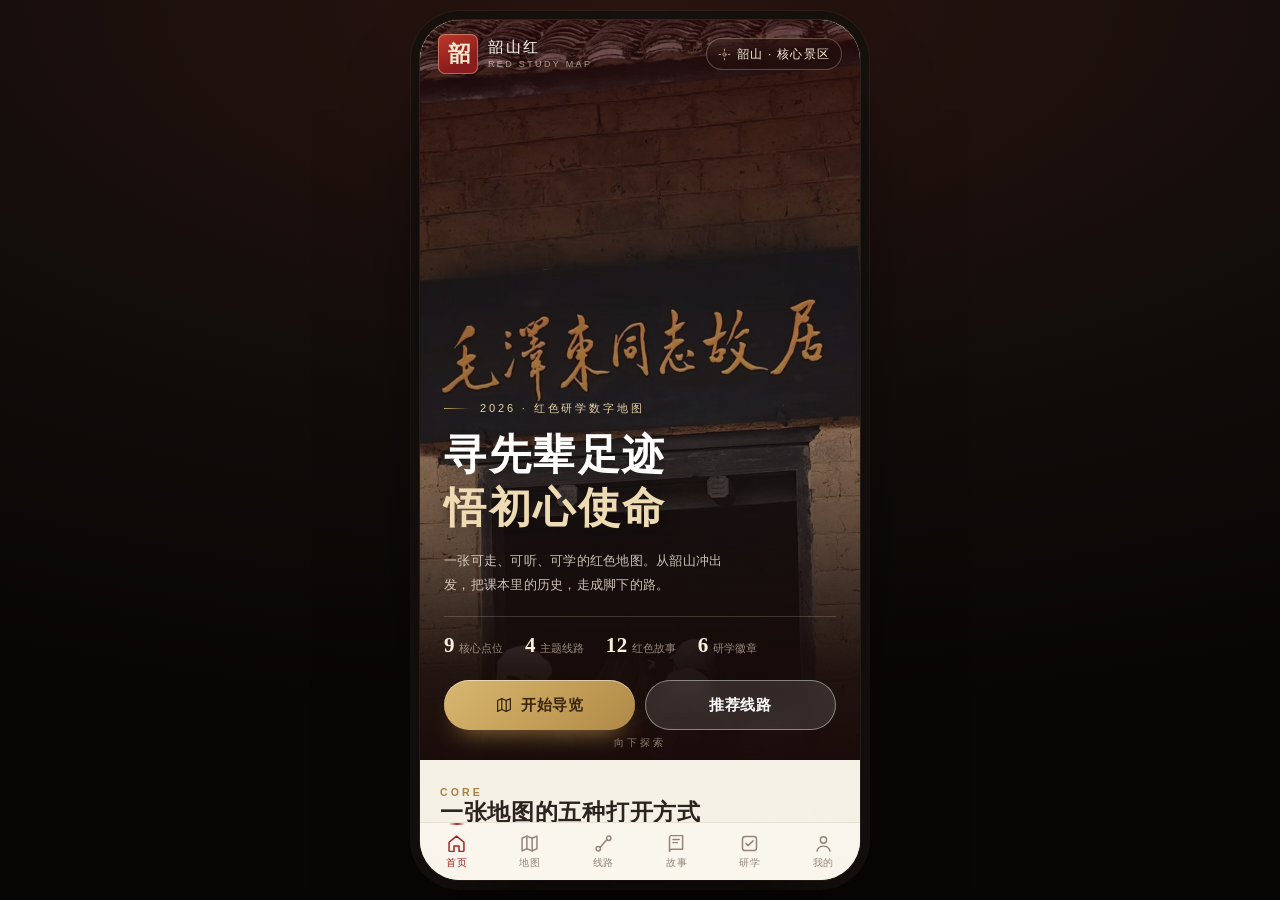
<file: index.html>
<!DOCTYPE html>
<html lang="zh-CN">
<head>
<meta charset="utf-8">
<meta name="viewport" content="width=device-width, initial-scale=1, maximum-scale=1, user-scalable=no, viewport-fit=cover">
<meta name="theme-color" content="#7A1F1F">
<meta name="format-detection" content="telephone=no">
<meta name="apple-mobile-web-app-capable" content="yes">
<meta name="apple-mobile-web-app-status-bar-style" content="black-translucent">
<title>韶山红 · 红色研学数字地图</title>
<meta name="description" content="韶山红色研学数字地图：9 个核心点位、4 条主题线路、12 篇史料故事、打卡问答与研学证书，机构可定制线路与工具包。">
<link rel="stylesheet" href="assets/css/app.css">
</head>
<body>

<div class="device">
  <div class="screen">
    <div class="grain"></div>
    <main class="page" id="page"></main>
    <nav class="tabbar" id="tabbar" aria-label="主导航"></nav>
    <div class="layer" id="layer"></div>
  </div>
</div>

<noscript><p style="color:#fff;text-align:center;padding:40px">需要启用 JavaScript 才能查看这张地图。</p></noscript>

<script src="assets/js/data.js"></script>
<script src="assets/js/core.js"></script>
<script src="assets/js/views-common.js"></script>
<script src="assets/js/views-home.js"></script>
<script src="assets/js/views-map.js"></script>
<script src="assets/js/views-poi.js"></script>
<script src="assets/js/views-route.js"></script>
<script src="assets/js/views-story.js"></script>
<script src="assets/js/views-task.js"></script>
<script src="assets/js/views-me.js"></script>
<script src="assets/js/views-b2b.js"></script>
<script src="assets/js/app.js"></script>
</body>
</html>
</file>
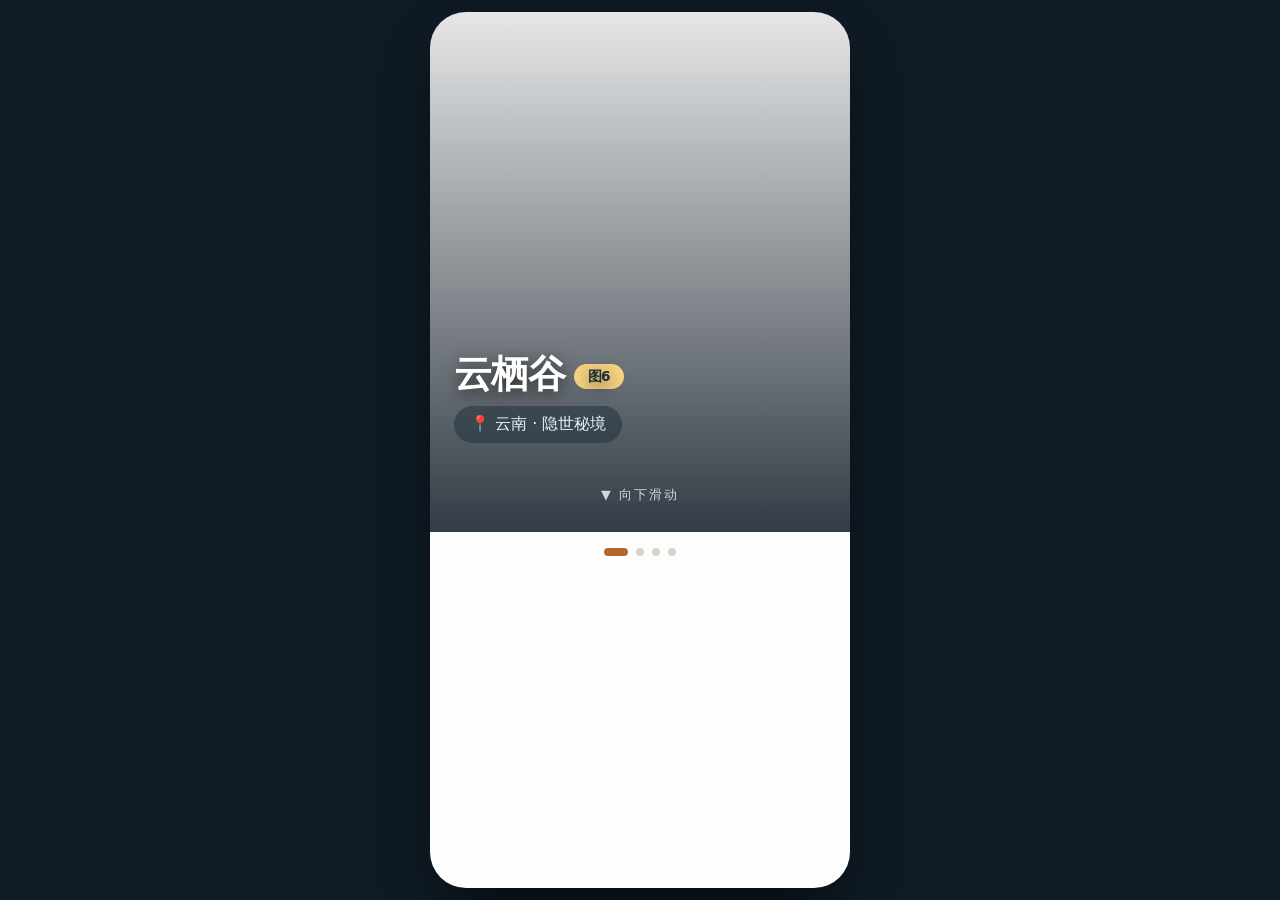
<file: 素材/H5广告/index.html>
<!DOCTYPE html>
<html lang="zh-CN">
<head>
<meta charset="UTF-8">
<meta name="viewport" content="width=device-width, initial-scale=1.0, maximum-scale=1.0, user-scalable=no">
<title>云栖谷 · 旅游H5广告</title>
<style>
* { margin:0; padding:0; box-sizing:border-box; font-family: system-ui,-apple-system,'PingFang SC','Microsoft YaHei',sans-serif; }
body { background:#0f1a24; min-height:100vh; display:flex; justify-content:center; padding:12px; }

/* ===== 主容器 ===== */
.h5-wrap {
  max-width:420px; width:100%;
  background:#fefefe;
  border-radius:36px;
  overflow:hidden;
  box-shadow:0 30px 60px -20px rgba(0,0,0,.7);
  position:relative;
}

/* ===== 每一屏（页面） ===== */
.screen {
  display:none;
  animation: fadeIn .5s ease;
}
.screen.active { display:block; }
@keyframes fadeIn { from{opacity:0; transform:translateY(10px);} to{opacity:1; transform:translateY(0);} }

/* ===== 屏幕1：封面 ===== */
.hero {
  position:relative;
  height:520px;
  background-size:cover;
  background-position:center;
  display:flex;
  flex-direction:column;
  justify-content:flex-end;
  padding:28px 24px;
}
/* 封面图片在这里替换：把 url 换成你的图片链接 */
.hero {
  background-image: linear-gradient(180deg, rgba(15,26,36,0.1) 0%, rgba(15,26,36,0.85) 100%),
                    url('https://images.unsplash.com/photo-1506905925346-21bda4d32df4?w=800');
}

.hero h1 {
  color:#fff; font-size:2.4rem; font-weight:800;
  letter-spacing:-.02em; line-height:1.15;
  text-shadow:0 4px 16px rgba(0,0,0,.6);
  margin-bottom:10px;
}
.hero h1 span {
  display:inline-block;
  background:rgba(255,215,130,.95);
  color:#1e2e3a; font-size:.85rem;
  padding:5px 14px; border-radius:40px;
  vertical-align:middle; margin-left:8px;
  font-weight:700;
}
.hero .sub {
  color:#e9f2f9; font-size:1rem;
  background:rgba(20,40,55,.45);
  backdrop-filter:blur(8px);
  padding:8px 16px; border-radius:40px;
  width:fit-content;
  display:flex; align-items:center; gap:8px;
  margin-bottom:24px;
}
.hero .scroll-hint {
  color:#c9d8e2; font-size:.8rem;
  text-align:center; letter-spacing:2px;
  animation: bounce 1.8s infinite;
  margin-top:20px;
}
@keyframes bounce {
  0%,100%{ transform:translateY(0); opacity:.7; }
  50%{ transform:translateY(6px); opacity:1; }
}

/* ===== 屏幕2：简介 ===== */
.section { padding:32px 24px; }
.badge {
  display:inline-block; background:#fbefd2; color:#6b4e2e;
  font-size:.72rem; font-weight:700; letter-spacing:.5px;
  padding:5px 14px; border-radius:20px; margin-bottom:14px;
  border:1px solid #f0dfbe;
}
.section h2 {
  font-size:1.6rem; font-weight:800; color:#1a2e3b;
  margin-bottom:14px; line-height:1.25;
}
.section p {
  font-size:.95rem; line-height:1.75; color:#3a4a55;
  margin-bottom:18px;
}
.section p strong { color:#b5652c; }

/* 故事卡片 */
.legend-card {
  background:#f4f0e8; border-radius:18px;
  padding:18px; margin-top:18px;
  border-left:4px solid #d9a55b;
  display:flex; gap:14px;
}
.legend-icon { font-size:2rem; line-height:1; }
.legend-text { font-size:.88rem; line-height:1.65; color:#3c2f22; font-style:italic; }
.legend-text em { font-style:normal; font-weight:700; color:#a35620; }

/* ===== 屏幕3：图6画廊（放你的图片的地方） ===== */
.gallery { padding:28px 20px; }
.gallery-title {
  font-size:1.4rem; font-weight:800; color:#1a2e3b;
  text-align:center; margin-bottom:6px;
}
.gallery-sub {
  text-align:center; font-size:.82rem; color:#8a949c;
  margin-bottom:22px; letter-spacing:.5px;
}
/* 图片容器 —— 每个 .photo-box 就是一张图 */
.photo-box {
  width:100%; height:200px;
  border-radius:20px;
  margin-bottom:16px;
  background-size:cover;
  background-position:center;
  position:relative;
  overflow:hidden;
  box-shadow:0 10px 24px -8px rgba(0,0,0,.25);
}
.photo-box .caption {
  position:absolute; left:0; right:0; bottom:0;
  background:linear-gradient(0deg, rgba(0,0,0,.75) 0%, transparent 100%);
  color:#fff; font-size:.85rem; font-weight:600;
  padding:16px 18px 12px;
  letter-spacing:.3px;
}
/* 三张图分别替换背景图 */
.photo-1 { background-image:url('https://images.unsplash.com/photo-1464822759023-fed622ff2c3b?w=800'); }
.photo-2 { background-image:url('https://images.unsplash.com/photo-1501785888041-af3ef285b470?w=800'); }
.photo-3 { background-image:url('https://images.unsplash.com/photo-1470071459604-3b5ec3a7fe05?w=800'); }

/* ===== 屏幕4：结束页 ===== */
.ending {
  height:520px;
  background:linear-gradient(160deg,#1e3a4d 0%,#0f1a24 100%);
  color:#fff; padding:48px 28px;
  display:flex; flex-direction:column;
  justify-content:center; align-items:center;
  text-align:center;
}
.ending .icon { font-size:3.2rem; margin-bottom:20px; }
.ending h2 { font-size:1.9rem; font-weight:800; line-height:1.3; margin-bottom:14px; }
.ending p { font-size:.95rem; color:#c9d8e2; line-height:1.7; margin-bottom:36px; }

/* ===== 按钮 ===== */
.btn {
  display:flex; align-items:center; justify-content:center; gap:10px;
  width:100%; padding:18px 24px;
  background:linear-gradient(135deg,#d68b3c,#b5652c);
  color:#fff; font-size:1.05rem; font-weight:700;
  border:none; border-radius:60px; cursor:pointer;
  box-shadow:0 14px 24px -8px rgba(181,101,44,.6);
  letter-spacing:.5px;
  transition:transform .12s ease;
}
.btn:active { transform:scale(.97); }
.btn-light {
  background:linear-gradient(135deg,#f0d9b5,#d9a55b);
  color:#3c2f22;
  box-shadow:0 14px 24px -8px rgba(217,165,91,.5);
}

/* ===== 底部导航点 ===== */
.dots {
  display:flex; justify-content:center; gap:8px;
  padding:16px 0 22px;
  background:#fefefe;
}
.dots span {
  width:8px; height:8px; border-radius:50%;
  background:#d8d2c8; transition:all .3s;
}
.dots span.active { background:#b5652c; width:24px; border-radius:8px; }
</style>
</head>
<body>
<div class="h5-wrap">

  <!-- ========== 屏幕1 · 封面 ========== -->
  <div class="screen active" id="screen1">
    <div class="hero">
      <h1>云栖谷<span>图6</span></h1>
      <div class="sub">📍 云南 · 隐世秘境</div>
      <div class="scroll-hint">▼ 向下滑动</div>
    </div>
    <div class="dots">
      <span class="active"></span><span></span><span></span><span></span>
    </div>
  </div>

  <!-- ========== 屏幕2 · 简介与故事 ========== -->
  <div class="screen" id="screen2">
    <div class="section">
      <div class="badge">✨ 景点简介 · 传说</div>
      <h2>云栖谷 · 仙人弈棋</h2>
      <p>
        云栖谷藏于苍山背后，常年云雾缭绕。
        <strong>传说古时有樵夫入山，见两位老者于石台对弈</strong>，
        局罢，老者赠其一枚山果。樵夫归家，方知已过三秋，
        而谷中仅一日。自此“云栖一盘棋，人间几度秋”便流传开来。
      </p>

      <div class="legend-card">
        <div class="legend-icon">♟️</div>
        <div class="legend-text">
          <em>「烂柯传说 · 云栖版」</em> —— 谷中有一块“棋盘石”，
          纹理如棋路，雨后石面会浮现淡淡荧光。
          当地人说，那是仙人对弈时留下的灵气。
        </div>
      </div>
    </div>
    <div style="padding:0 24px 28px;">
      <button class="btn" onclick="goTo(3)">下一站 · 图6实景 →</button>
    </div>
    <div class="dots">
      <span></span><span class="active"></span><span></span><span></span>
    </div>
  </div>

  <!-- ========== 屏幕3 · 图6画廊（放你的图片） ========== -->
  <div class="screen" id="screen3">
    <div class="gallery">
      <div class="gallery-title">图6 · 实景故事</div>
      <div class="gallery-sub">每一帧都是传说</div>

      <!-- 图片1 -->
      <div class="photo-box photo-1">
        <div class="caption">🌄 云海日出 · 破晓之光</div>
      </div>
      <!-- 图片2 -->
      <div class="photo-box photo-2">
        <div class="caption">🪨 棋盘仙石 · 雨后荧光</div>
      </div>
      <!-- 图片3 -->
      <div class="photo-box photo-3">
        <div class="caption">🍃 千年古藤 · 秘境寻踪</div>
      </div>

      <button class="btn" onclick="goTo(4)">开启我的云栖之旅 ✨</button>
    </div>
    <div class="dots">
      <span></span><span></span><span class="active"></span><span></span>
    </div>
  </div>

  <!-- ========== 屏幕4 · 结束页 ========== -->
  <div class="screen" id="screen4">
    <div class="ending">
      <div class="icon">🏔️</div>
      <h2>云栖一盘棋<br>人间几度秋</h2>
      <p>传说等你来续写<br>云栖谷 · 静候你的到来</p>
      <button class="btn btn-light" onclick="goTo(1)">↻ 重新观看</button>
    </div>
    <div class="dots">
      <span></span><span></span><span></span><span class="active"></span>
    </div>
  </div>

</div>

<script>
// 页面切换逻辑
function goTo(n) {
  document.querySelectorAll('.screen').forEach(s => s.classList.remove('active'));
  document.getElementById('screen' + n).classList.add('active');
  window.scrollTo({ top:0, behavior:'smooth' });
}

// 下滑翻页手势（移动端）
let startY = 0;
document.addEventListener('touchstart', e => { startY = e.touches[0].clientY; });
document.addEventListener('touchend', e => {
  const endY = e.changedTouches[0].clientY;
  const diff = startY - endY;
  if (Math.abs(diff) < 60) return;
  const current = [...document.querySelectorAll('.screen')].findIndex(s => s.classList.contains('active')) + 1;
  if (diff > 0 && current < 4) goTo(current + 1);
  if (diff < 0 && current > 1) goTo(current - 1);
});
</script>
</body>
</html>
</file>
<file: assets/css/app.css>
/* ============================================================
 * 韶山红 · 红色研学数字地图  —  样式表
 * 设计：宣纸米白 + 朱砂红 + 鎏金；宋体标题、无衬线正文
 * ============================================================ */

:root {
  --red: #A32222;
  --red-deep: #7A1F1F;
  --red-dark: #4E1212;
  --gold: #C9A45C;
  --gold-deep: #A8823C;
  --gold-soft: #E8D3A8;
  --paper: #F6F1E6;
  --paper-2: #FBF7EE;
  --paper-3: #EDE3D1;
  --ink: #2B2320;
  --ink-2: #5B4F45;
  --ink-3: #8C7E6E;
  --line: rgba(120, 90, 60, .16);
  --green: #3E5D4B;
  --serif: "Songti SC", "STSong", "Noto Serif SC", "Source Han Serif SC", "SimSun", "Times New Roman", serif;
  --sans: -apple-system, BlinkMacSystemFont, "PingFang SC", "Hiragino Sans GB", "Microsoft YaHei", "Helvetica Neue", Arial, sans-serif;
  --grain: url("data:image/svg+xml;utf8,<svg xmlns='http://www.w3.org/2000/svg' width='140' height='140'><filter id='n'><feTurbulence type='fractalNoise' baseFrequency='.85' numOctaves='3' stitchTiles='stitch'/></filter><rect width='140' height='140' filter='url(%23n)' opacity='.55'/></svg>");
}

* { margin: 0; padding: 0; box-sizing: border-box; -webkit-tap-highlight-color: transparent; }
html, body { height: 100%; }
body {
  background: #100c0a;
  background-image: radial-gradient(120% 80% at 50% 0%, #2a1410 0%, #100c0a 60%, #080605 100%);
  color: var(--ink);
  font-family: var(--sans);
  -webkit-font-smoothing: antialiased;
  overflow: hidden;
}
button, input, textarea, select { font: inherit; color: inherit; }
button { background: none; border: 0; cursor: pointer; }
img { display: block; max-width: 100%; }
a { color: inherit; text-decoration: none; }
::selection { background: rgba(201, 164, 92, .35); }

/* ---------------- 设备外框 ---------------- */
.device {
  position: relative;
  width: 100%;
  max-width: 440px;
  height: 100dvh;
  margin: 0 auto;
  background: var(--paper);
  overflow: hidden;
  isolation: isolate;
}
@media (min-width: 560px) {
  body { display: flex; align-items: center; justify-content: center; padding: 20px; }
  .device {
    height: min(920px, calc(100dvh - 40px));
    border-radius: 40px;
    box-shadow: 0 50px 100px -40px rgba(0, 0, 0, .9), 0 0 0 1px rgba(255, 255, 255, .09), 0 0 0 9px #17110e, 0 0 0 10px rgba(255, 255, 255, .05);
  }
}
.screen {
  position: relative;
  display: flex;
  flex-direction: column;
  height: 100%;
  min-height: 0;
  background: var(--paper);
}
.grain {
  position: absolute;
  inset: 0;
  z-index: 40;
  pointer-events: none;
  opacity: .055;
  mix-blend-mode: multiply;
  background-image: var(--grain);
  background-size: 140px 140px;
}

/* ---------------- 页面容器 ---------------- */
.page {
  position: relative;
  flex: 1;
  min-height: 0;
  overflow-y: auto;
  overflow-x: hidden;
  -webkit-overflow-scrolling: touch;
  opacity: 0;
  transition: opacity .2s ease;
  scrollbar-width: none;
  background: var(--paper);
}
.page::-webkit-scrollbar { width: 0; height: 0; }
.page--map { overflow: hidden; background: #EFE5D2; }

/* ---------------- 通用排版 ---------------- */
.serif { font-family: var(--serif); }
.kicker {
  font-size: 10.5px;
  letter-spacing: .3em;
  text-transform: uppercase;
  color: var(--gold-deep);
  font-weight: 600;
}
.sec { padding: 26px 20px; }
.sec--tight { padding: 16px 20px; }
.sec__head {
  display: flex;
  align-items: flex-end;
  justify-content: space-between;
  gap: 12px;
  margin-bottom: 16px;
}
.sec__title {
  font-family: var(--serif);
  font-size: 23px;
  font-weight: 700;
  letter-spacing: .03em;
  line-height: 1.3;
  color: var(--ink);
}
.sec__sub { font-size: 12.5px; color: var(--ink-3); margin-top: 4px; letter-spacing: .02em; }
.sec__more {
  display: inline-flex; align-items: center; gap: 2px;
  font-size: 12px; color: var(--ink-3); white-space: nowrap; padding: 6px 0 4px;
}
.rule { height: 1px; background: var(--line); }
.rule--gold { height: 1px; background: linear-gradient(90deg, var(--gold), transparent); }
.hair { height: 1px; background: var(--line); margin: 0 20px; }

/* ---------------- 按钮 ---------------- */
.btn {
  display: inline-flex;
  align-items: center;
  justify-content: center;
  gap: 8px;
  height: 48px;
  padding: 0 22px;
  border-radius: 999px;
  font-size: 15px;
  font-weight: 600;
  letter-spacing: .04em;
  color: #fff;
  background: var(--ink);
  transition: transform .16s ease, box-shadow .2s ease, background .2s;
  white-space: nowrap;
}
.btn:active { transform: scale(.97); }
.btn--primary {
  background: linear-gradient(135deg, #D9B872 0%, #C9A45C 45%, #B08A47 100%);
  color: #38240F;
  box-shadow: 0 14px 26px -14px rgba(176, 138, 71, .95), inset 0 1px 0 rgba(255, 255, 255, .5);
}
.btn--red {
  background: linear-gradient(135deg, #B73030, #8A1C1C);
  box-shadow: 0 14px 26px -14px rgba(138, 28, 28, .8);
}
.btn--line {
  background: transparent;
  color: var(--ink);
  box-shadow: inset 0 0 0 1px rgba(43, 35, 32, .2);
}
.btn--ghost {
  background: rgba(255, 255, 255, .12);
  color: #fff;
  box-shadow: inset 0 0 0 1px rgba(255, 255, 255, .42);
  backdrop-filter: blur(8px);
}
.btn--block { width: 100%; }
.btn--sm { height: 38px; padding: 0 16px; font-size: 13px; }
.btn[disabled] { opacity: .45; pointer-events: none; }

/* ---------------- 首页 ---------------- */
.hero {
  position: relative;
  height: min(87vh, 740px);
  min-height: 560px;
  overflow: hidden;
  background: #2a1512;
}
.hero__img {
  position: absolute; inset: 0;
  width: 100%; height: 100%;
  object-fit: cover;
  object-position: 50% 22%;
  transform: scale(1.02);
  filter: saturate(.94) contrast(1.04) brightness(.96);
}
.hero__duo {
  position: absolute; inset: 0;
  background: linear-gradient(160deg, rgba(122, 31, 31, .42), rgba(78, 18, 18, .1) 55%, rgba(40, 12, 10, .5));
  mix-blend-mode: multiply;
}
.hero__veil {
  position: absolute; inset: 0;
  background: linear-gradient(180deg, rgba(46, 8, 8, .62) 0%, rgba(46, 8, 8, .08) 30%, rgba(30, 14, 12, .34) 58%, rgba(24, 12, 10, .93) 88%, #1a0c0a 100%);
}
.hero__top {
  position: absolute; top: 0; left: 0; right: 0;
  display: flex; align-items: center; justify-content: space-between;
  padding: calc(14px + env(safe-area-inset-top)) 18px 0;
  z-index: 3;
}
.brand { display: flex; align-items: center; gap: 10px; color: #fff; }
.seal {
  width: 40px; height: 40px; border-radius: 7px;
  display: grid; place-items: center;
  background: linear-gradient(155deg, #C0392B, #8A1C1C 70%);
  color: #F8EAD0;
  font-family: var(--serif);
  font-size: 22px; font-weight: 700;
  box-shadow: inset 0 0 0 1px rgba(255, 235, 200, .38), 0 8px 18px -10px rgba(0, 0, 0, .8);
  letter-spacing: -2px;
}
.brand__txt { display: flex; flex-direction: column; line-height: 1.15; }
.brand__name { font-family: var(--serif); font-size: 15px; letter-spacing: .18em; }
.brand__sub { font-size: 9px; letter-spacing: .26em; color: rgba(255, 240, 220, .62); margin-top: 3px; }
.region-pill {
  display: inline-flex; align-items: center; gap: 6px;
  height: 32px; padding: 0 12px;
  border-radius: 999px;
  color: #FBF1DC;
  font-size: 12px; letter-spacing: .1em;
  background: rgba(30, 12, 10, .34);
  box-shadow: inset 0 0 0 1px rgba(255, 235, 200, .28);
  backdrop-filter: blur(10px);
}
.region-pill svg { opacity: .7; }

.hero__body {
  position: absolute; left: 0; right: 0; bottom: 0;
  padding: 0 24px calc(30px + env(safe-area-inset-bottom));
  z-index: 3;
  color: #fff;
}
.hero__eyebrow {
  display: flex; align-items: center; gap: 10px;
  font-size: 11px; letter-spacing: .26em; color: var(--gold-soft);
  margin-bottom: 14px;
}
.hero__eyebrow::before {
  content: ''; width: 26px; height: 1px;
  background: linear-gradient(90deg, var(--gold), transparent);
}
.hero__title {
  font-family: var(--serif);
  font-size: 42px;
  line-height: 1.2;
  letter-spacing: .06em;
  font-weight: 700;
  text-shadow: 0 3px 24px rgba(0, 0, 0, .45);
}
.hero__title em {
  font-style: normal;
  display: block;
  font-size: 42px;
  letter-spacing: .06em;
  font-weight: 700;
  color: #EFDCB4;
  margin-top: 2px;
  text-shadow: 0 3px 24px rgba(0, 0, 0, .45);
}
.hero__desc {
  font-size: 13px;
  line-height: 1.8;
  color: rgba(255, 244, 228, .78);
  margin-top: 16px;
  max-width: 300px;
  letter-spacing: .02em;
}
.hero__stats {
  display: flex;
  gap: 22px;
  margin-top: 20px;
  padding-top: 16px;
  border-top: 1px solid rgba(255, 236, 208, .18);
}
.hero__stat b {
  font-family: var(--serif);
  font-size: 21px;
  font-weight: 700;
  color: #FBF1DC;
  letter-spacing: .02em;
}
.hero__stat span { font-size: 11px; color: rgba(255, 240, 220, .55); margin-left: 4px; }
.hero__cta { display: flex; gap: 10px; margin-top: 22px; }
.hero__cta .btn { flex: 1; height: 50px; }
.scroll-hint {
  position: absolute; left: 50%; bottom: 10px;
  transform: translateX(-50%);
  color: rgba(255, 240, 220, .5);
  font-size: 10px; letter-spacing: .3em;
  z-index: 3;
  animation: bob 2.4s ease-in-out infinite;
}
@keyframes bob {
  0%, 100% { transform: translate(-50%, 0); opacity: .5; }
  50% { transform: translate(-50%, 5px); opacity: .9; }
}

/* 功能宫格 */
.features {
  display: grid;
  grid-template-columns: repeat(3, 1fr);
  gap: 10px;
  margin-top: 18px;
}
.feature {
  position: relative;
  padding: 15px 12px 14px;
  border-radius: 16px;
  background: linear-gradient(170deg, #FFFDF7, #F7F0E2);
  box-shadow: 0 10px 24px -20px rgba(43, 25, 15, .8), inset 0 0 0 1px rgba(160, 120, 70, .12);
  text-align: left;
  overflow: hidden;
  transition: transform .16s ease;
}
.feature:active { transform: scale(.97); }
.feature__ico {
  width: 32px; height: 32px; border-radius: 9px;
  display: grid; place-items: center;
  color: var(--red);
  background: rgba(163, 34, 34, .07);
  margin-bottom: 10px;
}
.feature__name { font-size: 13.5px; font-weight: 600; letter-spacing: .03em; }
.feature__desc { font-size: 10.5px; color: var(--ink-3); margin-top: 3px; letter-spacing: .01em; }
.feature::after {
  content: ''; position: absolute; right: -18px; top: -18px;
  width: 52px; height: 52px; border-radius: 50%;
  background: radial-gradient(circle, rgba(201, 164, 92, .16), transparent 70%);
}

/* 线路横滑 */
.hscroll {
  display: flex;
  gap: 13px;
  overflow-x: auto;
  padding: 2px 20px 6px;
  margin: 0 -20px;
  scroll-snap-type: x mandatory;
  scrollbar-width: none;
}
.hscroll::-webkit-scrollbar { display: none; }
.route-card {
  position: relative;
  flex: 0 0 76%;
  height: 214px;
  border-radius: 20px;
  overflow: hidden;
  scroll-snap-align: start;
  background: #2a1512;
  box-shadow: 0 18px 34px -24px rgba(43, 20, 12, .9);
  text-align: left;
}
.route-card__img {
  position: absolute; inset: 0; width: 100%; height: 100%;
  object-fit: cover; opacity: .82;
  transition: transform .5s ease;
}
.route-card:active .route-card__img { transform: scale(1.04); }
.route-card__veil {
  position: absolute; inset: 0;
  background: linear-gradient(180deg, rgba(20, 8, 6, .25) 0%, rgba(20, 8, 6, .05) 38%, rgba(20, 8, 6, .82) 100%);
}
.route-card__top {
  position: absolute; top: 14px; left: 14px; right: 14px;
  display: flex; justify-content: space-between; align-items: center;
}
.route-card__tag {
  font-size: 10.5px; letter-spacing: .12em;
  padding: 4px 9px; border-radius: 999px;
  color: #fff;
  background: rgba(0, 0, 0, .3);
  box-shadow: inset 0 0 0 1px rgba(255, 255, 255, .25);
  backdrop-filter: blur(6px);
}
.route-card__dur { font-size: 10.5px; color: rgba(255, 244, 226, .78); letter-spacing: .06em; }
.route-card__body { position: absolute; left: 16px; right: 16px; bottom: 14px; color: #fff; }
.route-card__name {
  font-family: var(--serif);
  font-size: 19px; line-height: 1.35; letter-spacing: .03em;
  text-shadow: 0 2px 12px rgba(0, 0, 0, .4);
}
.route-card__meta {
  display: flex; gap: 12px; margin-top: 7px;
  font-size: 11px; color: rgba(255, 242, 222, .72);
}
.route-card__meta span { display: inline-flex; align-items: center; gap: 4px; }

/* 故事卡 */
.story-hero {
  position: relative;
  height: 196px;
  border-radius: 20px;
  overflow: hidden;
  background: #2a1512;
  display: block;
  text-align: left;
  width: 100%;
}
.story-hero img { position: absolute; inset: 0; width: 100%; height: 100%; object-fit: cover; }
.story-hero__veil {
  position: absolute; inset: 0;
  background: linear-gradient(180deg, rgba(20, 8, 6, .1) 0%, rgba(20, 8, 6, .18) 42%, rgba(20, 8, 6, .86) 100%);
}
.story-hero__body { position: absolute; left: 18px; right: 18px; bottom: 16px; color: #fff; }
.story-hero__cat {
  display: inline-block; font-size: 10px; letter-spacing: .16em;
  padding: 3px 9px; border-radius: 4px;
  background: linear-gradient(135deg, #C9A45C, #A8823C);
  color: #3A2408; font-weight: 700;
  margin-bottom: 9px;
}
.story-hero__title {
  font-family: var(--serif); font-size: 21px; line-height: 1.4; letter-spacing: .03em;
  text-shadow: 0 2px 10px rgba(0, 0, 0, .5);
}
.story-hero__meta { font-size: 11px; color: rgba(255, 244, 226, .68); margin-top: 6px; }

/* 进度卡 */
.progress-card {
  position: relative;
  border-radius: 22px;
  padding: 20px;
  overflow: hidden;
  color: #fff;
  background: linear-gradient(150deg, #8A1C1C 0%, #6B1515 55%, #4E1212 100%);
  box-shadow: 0 20px 40px -26px rgba(78, 18, 18, .9);
}
.progress-card::before {
  content: ''; position: absolute; right: -40px; bottom: -60px;
  width: 180px; height: 180px; border-radius: 50%;
  background: radial-gradient(circle, rgba(201, 164, 92, .22), transparent 70%);
}
.progress-card__head { display: flex; align-items: center; justify-content: space-between; }
.progress-card__title { font-family: var(--serif); font-size: 18px; letter-spacing: .05em; }
.progress-card__body { display: flex; align-items: center; gap: 18px; margin-top: 14px; }
.ring { position: relative; width: 74px; height: 74px; flex: 0 0 auto; }
.ring svg { transform: rotate(-90deg); }
.ring__txt {
  position: absolute; inset: 0; display: grid; place-items: center;
  font-family: var(--serif); font-size: 17px; color: #FBF1DC;
}
.ring__txt small { font-size: 9px; letter-spacing: .1em; opacity: .7; }
.progress-card__stats { flex: 1; display: flex; gap: 16px; }
.progress-card__stat b { display: block; font-family: var(--serif); font-size: 20px; }
.progress-card__stat span { font-size: 10.5px; color: rgba(255, 240, 220, .6); letter-spacing: .06em; }
.progress-card__foot {
  display: flex; align-items: center; justify-content: space-between;
  margin-top: 16px; padding-top: 14px;
  border-top: 1px solid rgba(255, 236, 208, .16);
  font-size: 11.5px; color: rgba(255, 240, 220, .7);
}

/* 机构服务条 */
.b2b-banner {
  position: relative;
  display: flex;
  gap: 14px;
  align-items: center;
  padding: 16px;
  border-radius: 20px;
  overflow: hidden;
  background: linear-gradient(140deg, #2B2320, #3A2A20 60%, #4A2318);
  color: #FBF1DC;
  text-align: left;
  width: 100%;
}
.b2b-banner__img {
  width: 62px; height: 86px; border-radius: 8px;
  object-fit: cover; flex: 0 0 auto;
  box-shadow: 0 8px 18px -10px #000;
}
.b2b-banner__body { flex: 1; min-width: 0; }
.b2b-banner__kicker { font-size: 10px; letter-spacing: .24em; color: var(--gold); }
.b2b-banner__title { font-family: var(--serif); font-size: 17px; margin-top: 5px; letter-spacing: .03em; }
.b2b-banner__desc { font-size: 11.5px; color: rgba(255, 240, 220, .62); margin-top: 5px; line-height: 1.55; }
.b2b-banner__arrow {
  position: absolute; right: 14px; bottom: 14px;
  color: var(--gold); opacity: .8;
}

/* 页脚 */
.foot {
  padding: 30px 20px 40px;
  text-align: center;
  color: var(--ink-3);
}
.foot__seal {
  width: 42px; height: 42px; margin: 0 auto 12px;
  border-radius: 6px;
  display: grid; place-items: center;
  font-family: var(--serif); font-size: 21px;
  color: #9C2B2B;
  box-shadow: inset 0 0 0 1.5px rgba(163, 34, 34, .5);
  opacity: .8;
}
.foot__txt { font-size: 10.5px; line-height: 1.9; letter-spacing: .04em; }
.foot__ver { margin-top: 8px; font-size: 10px; opacity: .6; letter-spacing: .12em; }

/* ---------------- 底部导航 ---------------- */
.tabbar {
  position: relative;
  z-index: 30;
  display: grid;
  grid-template-columns: repeat(6, 1fr);
  height: calc(58px + env(safe-area-inset-bottom));
  padding-bottom: env(safe-area-inset-bottom);
  background: rgba(251, 247, 238, .94);
  backdrop-filter: blur(18px) saturate(1.2);
  border-top: 1px solid rgba(120, 90, 60, .14);
  flex: 0 0 auto;
}
.tabbar.is-hidden { display: none; }
.tabbar__item {
  position: relative;
  display: flex; flex-direction: column; align-items: center; justify-content: center;
  gap: 3px;
  font-size: 9.5px; letter-spacing: .08em;
  color: #93867A;
  transition: color .2s;
}
.tabbar__item svg { width: 21px; height: 21px; }
.tabbar__item.is-active { color: var(--red); }
.tabbar__item.is-active::before {
  content: ''; position: absolute; top: 0; left: 50%; transform: translateX(-50%);
  width: 16px; height: 2px; border-radius: 2px;
  background: linear-gradient(90deg, transparent, var(--red), transparent);
}

/* ---------------- 二级页顶部栏 ---------------- */
.topbar {
  position: sticky; top: 0; z-index: 20;
  display: flex; align-items: center; gap: 10px;
  height: 54px;
  padding: 0 12px;
  background: rgba(246, 241, 230, .92);
  backdrop-filter: blur(16px) saturate(1.2);
  border-bottom: 1px solid rgba(120, 90, 60, .1);
}
.topbar--plain { position: relative; background: var(--paper); }
.topbar__btn {
  width: 36px; height: 36px; flex: 0 0 auto;
  display: grid; place-items: center;
  border-radius: 50%;
  color: var(--ink);
  transition: background .2s;
}
.topbar__btn:active { background: rgba(120, 90, 60, .1); }
.topbar__title {
  flex: 1; min-width: 0;
  font-family: var(--serif);
  font-size: 16.5px; letter-spacing: .06em;
  white-space: nowrap; overflow: hidden; text-overflow: ellipsis;
}
.topbar__title small { display: block; font-family: var(--sans); font-size: 9.5px; letter-spacing: .18em; color: var(--ink-3); margin-top: 1px; }

/* ---------------- 数字地图 ---------------- */
.map-head {
  position: absolute; top: 0; left: 0; right: 0; z-index: 12;
  padding: calc(10px + env(safe-area-inset-top)) 14px 10px;
  background: linear-gradient(180deg, rgba(246, 241, 230, .96) 0%, rgba(246, 241, 230, .82) 62%, rgba(246, 241, 230, 0) 100%);
  pointer-events: none;
}
.map-head > * { pointer-events: auto; }
.map-head__row { display: flex; align-items: center; gap: 10px; }
.map-head__title { font-family: var(--serif); font-size: 19px; letter-spacing: .05em; flex: 1; }
.map-head__title small { display: block; font-family: var(--sans); font-size: 9.5px; letter-spacing: .2em; color: var(--ink-3); margin-top: 2px; }
.chips {
  display: flex; gap: 5px;
  overflow-x: auto;
  padding: 10px 0 2px;
  scrollbar-width: none;
  margin: 0 -2px;
}
.chips::-webkit-scrollbar { display: none; }
.chip {
  flex: 0 0 auto;
  height: 29px; padding: 0 7px;
  border-radius: 999px;
  font-size: 11.5px; letter-spacing: .02em;
  color: var(--ink-2);
  background: rgba(255, 255, 255, .72);
  box-shadow: inset 0 0 0 1px rgba(120, 90, 60, .16);
  display: inline-flex; align-items: center; gap: 5px;
  transition: all .2s;
}
.chip.is-on {
  color: #fff;
  background: linear-gradient(135deg, #A32222, #7A1F1F);
  box-shadow: 0 6px 14px -8px rgba(122, 31, 31, .9);
}
.chip__dot { width: 6px; height: 6px; border-radius: 50%; background: currentColor; opacity: .85; }

.map-viewport {
  position: absolute; inset: 0;
  overflow: hidden;
  touch-action: none;
  cursor: grab;
}
.map-viewport.is-drag { cursor: grabbing; }
.map-inner {
  position: absolute; inset: 0;
  transform-origin: 50% 50%;
  will-change: transform;
}
.map-svg { width: 100%; height: 100%; display: block; }

.map-svg .mp-paper { fill: #F1E8D6; }
.map-svg .mp-grid { stroke: rgba(150, 120, 80, .12); stroke-width: 1; }
.map-svg .mp-hill { fill: #DCE6D2; }
.map-svg .mp-hill--2 { fill: #CFDDC3; }
.map-svg .mp-hill--3 { fill: #C2D3B4; }
.map-svg .mp-ridge { fill: none; stroke: rgba(110, 140, 95, .45); stroke-width: 2; }
.map-svg .mp-water { fill: none; stroke: #A9C7D2; stroke-width: 13; stroke-linecap: round; opacity: .85; }
.map-svg .mp-water--thin { stroke-width: 6; opacity: .7; }
.map-svg .mp-road { fill: none; stroke: #E0CDAB; stroke-width: 9; stroke-linecap: round; }
.map-svg .mp-road--inner { fill: none; stroke: #FBF5E8; stroke-width: 4.5; stroke-linecap: round; }
.map-svg .mp-road--dash { fill: none; stroke: #C7AE86; stroke-width: 3; stroke-dasharray: 2 9; stroke-linecap: round; }
.map-svg .mp-paddy { fill: none; stroke: rgba(150, 160, 110, .55); stroke-width: 1.2; }
.map-svg .mp-field { fill: #E9E0C4; }
.map-svg .mp-tree { fill: #93B183; opacity: .55; }
.map-svg .mp-label {
  font-family: var(--serif);
  font-size: 17px;
  fill: rgba(90, 74, 58, .55);
  letter-spacing: .18em;
}
.map-svg .mp-label--sm { font-size: 13px; fill: rgba(90, 74, 58, .42); letter-spacing: .12em; }

.mp-poi { cursor: pointer; }
.mp-poi__hit { fill: transparent; }
.mp-poi__pin {
  fill: #FFFFFF;
  stroke-width: 3;
  transition: transform .2s;
}
.mp-poi__core { transition: transform .2s; }
.mp-poi__num {
  font-family: var(--serif);
  font-size: 17px; font-weight: 700;
  text-anchor: middle;
  dominant-baseline: central;
  pointer-events: none;
}
.mp-poi__label {
  font-family: var(--sans);
  font-size: 19px;
  font-weight: 600;
  fill: #3A2F27;
  letter-spacing: .06em;
  paint-order: stroke;
  stroke: rgba(246, 241, 230, .92);
  stroke-width: 6px;
  stroke-linejoin: round;
  pointer-events: auto;
  cursor: pointer;
}
.mp-poi.is-dim { opacity: .22; }
.mp-poi.is-active .mp-poi__pin { stroke: #C9A45C; stroke-width: 5; }
.mp-poi.is-active .mp-poi__label { fill: #7A1F1F; font-size: 21px; }
.mp-poi.is-visited .mp-poi__pin { fill: #FDF3DF; }

.pulse-ring {
  fill: none;
  stroke: #C9A45C;
  stroke-width: 2;
  transform-origin: center;
  animation: pulse 2.4s ease-out infinite;
}
@keyframes pulse {
  0% { transform: scale(.4); opacity: .9; }
  70% { transform: scale(2.2); opacity: 0; }
  100% { opacity: 0; }
}
.me-dot { fill: #2F6FB0; }
.me-dot__ring { fill: rgba(47, 111, 176, .18); stroke: #2F6FB0; stroke-width: 2; animation: pulse 2.6s ease-out infinite; transform-origin: center; }

.route-line {
  fill: none;
  stroke: #B73030;
  stroke-width: 7;
  stroke-linecap: round;
  stroke-linejoin: round;
  stroke-dasharray: 1 14;
  animation: dashmove 1.4s linear infinite;
  opacity: .92;
}
.route-line--base { stroke: rgba(183, 48, 48, .16); stroke-width: 11; stroke-dasharray: none; animation: none; }
@keyframes dashmove { to { stroke-dashoffset: -30; } }

.map-zoom {
  position: absolute; right: 12px; bottom: 236px; z-index: 12;
  display: flex; flex-direction: column;
  border-radius: 14px;
  overflow: hidden;
  background: rgba(255, 255, 255, .9);
  box-shadow: 0 10px 24px -14px rgba(43, 25, 15, .7), inset 0 0 0 1px rgba(120, 90, 60, .12);
  backdrop-filter: blur(10px);
}
.map-zoom button {
  width: 40px; height: 40px;
  display: grid; place-items: center;
  color: var(--ink-2);
}
.map-zoom button + button { border-top: 1px solid rgba(120, 90, 60, .12); }
.map-zoom button:active { background: rgba(120, 90, 60, .08); }

.map-legend {
  position: absolute; left: 12px; bottom: 232px; z-index: 11;
  padding: 8px 11px;
  border-radius: 12px;
  background: rgba(251, 247, 238, .88);
  backdrop-filter: blur(8px);
  box-shadow: inset 0 0 0 1px rgba(120, 90, 60, .14);
  font-size: 9.5px; color: var(--ink-3);
  display: flex; flex-direction: column; gap: 5px;
  letter-spacing: .04em;
}
.map-legend span { display: flex; align-items: center; gap: 5px; }
.map-legend i { width: 7px; height: 7px; border-radius: 50%; display: inline-block; }

/* 底部信息卡 */
.sheet {
  position: absolute;
  left: 10px; right: 10px; bottom: 10px;
  z-index: 15;
  border-radius: 22px;
  background: var(--paper-2);
  box-shadow: 0 24px 50px -24px rgba(30, 15, 10, .8), inset 0 0 0 1px rgba(120, 90, 60, .12);
  transform: translateY(calc(100% + 20px));
  transition: transform .38s cubic-bezier(.22, 1, .36, 1);
  overflow: hidden;
}
.sheet.is-open { transform: translateY(0); }
.sheet__grab {
  width: 38px; height: 4px; border-radius: 3px;
  background: rgba(120, 90, 60, .22);
  margin: 8px auto 0;
}
.sheet__main { display: flex; gap: 13px; padding: 12px 15px 14px; }
.sheet__img {
  width: 74px; height: 74px; border-radius: 13px;
  object-fit: cover; flex: 0 0 auto;
  background: var(--paper-3);
}
.sheet__img--ph {
  display: grid; place-items: center;
  font-family: var(--serif); font-size: 30px;
  color: rgba(122, 31, 31, .55);
  background: linear-gradient(150deg, #F5EBD8, #E7D8BE);
}
.sheet__body { flex: 1; min-width: 0; }
.sheet__type { font-size: 10px; letter-spacing: .16em; color: var(--gold-deep); }
.sheet__name { font-family: var(--serif); font-size: 19px; letter-spacing: .03em; margin-top: 3px; }
.sheet__meta { font-size: 11px; color: var(--ink-3); margin-top: 5px; display: flex; gap: 10px; flex-wrap: wrap; }
.sheet__actions { display: flex; gap: 8px; padding: 0 15px 14px; }
.sheet__actions .btn { flex: 1; height: 42px; font-size: 13.5px; }

/* 研学进行中浮条 */
.guide-bar {
  position: absolute;
  left: 10px; right: 10px; bottom: 10px;
  z-index: 16;
  border-radius: 18px;
  padding: 12px 14px;
  color: #fff;
  background: linear-gradient(135deg, #7A1F1F, #4E1212);
  box-shadow: 0 22px 40px -20px rgba(30, 8, 8, .9);
  display: flex; align-items: center; gap: 12px;
}
.guide-bar__no {
  width: 38px; height: 38px; flex: 0 0 auto;
  border-radius: 50%;
  display: grid; place-items: center;
  font-family: var(--serif); font-size: 15px;
  background: rgba(255, 255, 255, .12);
  box-shadow: inset 0 0 0 1px rgba(201, 164, 92, .5);
  color: var(--gold-soft);
}
.guide-bar__body { flex: 1; min-width: 0; }
.guide-bar__kicker { font-size: 9.5px; letter-spacing: .2em; color: rgba(232, 211, 168, .75); }
.guide-bar__name { font-family: var(--serif); font-size: 15.5px; margin-top: 2px; white-space: nowrap; overflow: hidden; text-overflow: ellipsis; }
.guide-bar__btn {
  height: 34px; padding: 0 14px; border-radius: 999px;
  font-size: 12px; font-weight: 600;
  color: #4E1212; background: linear-gradient(135deg, #E8D3A8, #C9A45C);
  white-space: nowrap;
}
.guide-bar__close { color: rgba(255, 255, 255, .5); width: 26px; height: 26px; display: grid; place-items: center; }

/* ---------------- 详情页 ---------------- */
.detail-hero {
  position: relative;
  height: 392px;
  background: linear-gradient(150deg, #7A1F1F, #3B1210);
  overflow: hidden;
}
.detail-hero > img { position: absolute; inset: 0; width: 100%; height: 100%; object-fit: cover; }
.detail-hero__veil {
  position: absolute; inset: 0;
  background: linear-gradient(180deg, rgba(24, 10, 8, .5) 0%, rgba(24, 10, 8, .05) 34%, rgba(24, 10, 8, .3) 62%, rgba(24, 10, 8, .85) 100%);
}
.detail-hero__arch {
  position: absolute; inset: 0;
  display: flex; flex-direction: column; align-items: center; justify-content: center;
  gap: 10px;
  color: rgba(255, 238, 212, .9);
}
.detail-hero__char {
  font-family: var(--serif);
  font-size: 110px; line-height: 1;
  opacity: .5;
  text-shadow: 0 10px 40px rgba(0, 0, 0, .3);
}
.detail-hero__arch small { font-size: 10px; letter-spacing: .34em; opacity: .55; }
.detail-hero__top {
  position: absolute; top: 0; left: 0; right: 0;
  display: flex; align-items: center; justify-content: space-between;
  padding: calc(12px + env(safe-area-inset-top)) 14px 0;
  z-index: 3;
}
.circle-btn {
  width: 38px; height: 38px; border-radius: 50%;
  display: grid; place-items: center;
  color: #fff;
  background: rgba(24, 12, 10, .38);
  backdrop-filter: blur(10px);
  box-shadow: inset 0 0 0 1px rgba(255, 255, 255, .18);
}
.circle-btn:active { background: rgba(24, 12, 10, .55); }
.detail-hero__body {
  position: absolute; left: 0; right: 0; bottom: 26px;
  padding: 0 20px; color: #fff;
  z-index: 2;
}
.detail-hero__kicker {
  display: inline-flex; align-items: center; gap: 6px;
  font-size: 10px; letter-spacing: .18em;
  padding: 4px 10px; border-radius: 4px;
  background: rgba(201, 164, 92, .92);
  color: #3A2408; font-weight: 700;
}
.detail-hero__title {
  font-family: var(--serif);
  font-size: 30px; line-height: 1.28; letter-spacing: .04em;
  margin-top: 10px;
  text-shadow: 0 2px 18px rgba(0, 0, 0, .45);
}
.detail-hero__tags { display: flex; flex-wrap: wrap; gap: 6px; margin-top: 10px; }
.detail-hero__tag {
  font-size: 10.5px; letter-spacing: .06em;
  padding: 3px 9px; border-radius: 999px;
  color: rgba(255, 244, 226, .92);
  box-shadow: inset 0 0 0 1px rgba(255, 255, 255, .3);
  background: rgba(255, 255, 255, .1);
  backdrop-filter: blur(4px);
}
.detail-body {
  position: relative;
  margin-top: -22px;
  border-radius: 24px 24px 0 0;
  background: var(--paper);
  padding: 20px 20px 0;
  z-index: 2;
}
.detail-title-row { display: flex; align-items: flex-start; gap: 12px; }
.detail-title-row h1 {
  font-family: var(--serif);
  font-size: 25px; line-height: 1.35; letter-spacing: .03em;
  flex: 1;
}
.fact-grid {
  display: grid; grid-template-columns: repeat(3, 1fr);
  gap: 1px;
  margin-top: 16px;
  background: rgba(120, 90, 60, .13);
  border-radius: 14px;
  overflow: hidden;
}
.fact-grid--2 { grid-template-columns: repeat(2, 1fr); }
.fact-grid--2 .fact { padding: 13px 12px; text-align: left; }
.fact-grid--2 .fact b { font-size: 14px; }
.fact {
  background: var(--paper-2);
  padding: 12px 10px;
  text-align: center;
}
.fact b {
  display: block; font-family: var(--serif); font-size: 15px; font-weight: 700;
  color: var(--ink); letter-spacing: .02em;
}
.fact span { font-size: 9.5px; color: var(--ink-3); letter-spacing: .1em; }
.blk { margin-top: 26px; }
.blk__title {
  display: flex; align-items: center; gap: 8px;
  font-family: var(--serif); font-size: 17px; letter-spacing: .04em;
  margin-bottom: 12px;
}
.blk__title::before {
  content: ''; width: 3px; height: 14px; border-radius: 2px;
  background: linear-gradient(180deg, var(--gold), var(--red));
}
.blk__title small { font-family: var(--sans); font-size: 10px; letter-spacing: .18em; color: var(--ink-3); font-weight: 400; margin-left: auto; }
.text { font-size: 14px; line-height: 1.9; color: var(--ink-2); letter-spacing: .02em; }
.text + .text { margin-top: 10px; }

.hl-list { display: flex; flex-direction: column; gap: 10px; }
.hl {
  position: relative;
  padding: 12px 14px 12px 34px;
  border-radius: 12px;
  background: var(--paper-2);
  font-size: 13px; line-height: 1.7; color: var(--ink-2);
  box-shadow: inset 0 0 0 1px rgba(120, 90, 60, .08);
}
.hl__n {
  position: absolute; left: 12px; top: 13px;
  font-family: var(--serif); font-size: 12px; font-weight: 700;
  color: var(--gold-deep);
}

/* 语音讲解 */
.audio-wrap {
  border-radius: 16px;
  padding: 14px;
  background: linear-gradient(160deg, #FFFCF5, #F4EBD9);
  box-shadow: inset 0 0 0 1px rgba(160, 120, 70, .14), 0 12px 26px -22px rgba(43, 25, 15, .9);
}
.audio { display: flex; align-items: center; gap: 12px; }
.audio__play {
  width: 44px; height: 44px; flex: 0 0 auto;
  border-radius: 50%;
  display: grid; place-items: center;
  color: #fff;
  background: linear-gradient(140deg, #B73030, #7A1F1F);
  box-shadow: 0 10px 20px -10px rgba(122, 31, 31, .9);
  transition: transform .16s;
}
.audio__play:active { transform: scale(.94); }
.audio__play.is-playing { animation: softPulse 2s ease-in-out infinite; }
@keyframes softPulse {
  0%, 100% { box-shadow: 0 10px 20px -10px rgba(122, 31, 31, .9), 0 0 0 0 rgba(183, 48, 48, .3); }
  50% { box-shadow: 0 10px 20px -10px rgba(122, 31, 31, .9), 0 0 0 9px rgba(183, 48, 48, 0); }
}
.audio__main { flex: 1; min-width: 0; }
.audio__bar {
  position: relative;
  height: 4px; border-radius: 3px;
  background: rgba(120, 90, 60, .18);
  cursor: pointer;
}
.audio__fill {
  position: absolute; left: 0; top: 0; bottom: 0;
  width: 0;
  border-radius: 3px;
  background: linear-gradient(90deg, var(--gold), var(--red));
  transition: width .18s linear;
}
.audio__dot {
  position: absolute; top: 50%; left: 0;
  width: 9px; height: 9px; margin: -4.5px 0 0 -4.5px;
  border-radius: 50%;
  background: #fff;
  box-shadow: 0 0 0 2px var(--red);
  transition: left .18s linear;
}
.audio__meta { display: flex; justify-content: space-between; margin-top: 8px; font-size: 10px; color: var(--ink-3); letter-spacing: .04em; }
.audio__speed {
  flex: 0 0 auto;
  font-size: 10.5px; color: var(--ink-3);
  padding: 4px 7px; border-radius: 6px;
  box-shadow: inset 0 0 0 1px rgba(120, 90, 60, .18);
}
.transcript {
  margin-top: 12px; padding-top: 12px;
  border-top: 1px dashed rgba(120, 90, 60, .2);
  font-size: 12.5px; line-height: 2;
  color: var(--ink-3);
  max-height: 118px; overflow-y: auto;
  scrollbar-width: none;
}
.transcript::-webkit-scrollbar { display: none; }
.transcript .sentence { transition: color .2s; }
.transcript .sentence.is-active { color: var(--red-deep); background: linear-gradient(transparent 62%, rgba(201, 164, 92, .32) 62%); }
.transcript .sentence.is-done { color: var(--ink-2); }

/* 时间轴 */
.tl { position: relative; padding-left: 20px; }
.tl::before {
  content: ''; position: absolute; left: 4px; top: 5px; bottom: 5px;
  width: 1px;
  background: linear-gradient(180deg, rgba(201, 164, 92, .5), rgba(163, 34, 34, .35));
}
.tl__item { position: relative; padding-bottom: 16px; }
.tl__item:last-child { padding-bottom: 0; }
.tl__item::before {
  content: ''; position: absolute; left: -20px; top: 5px;
  width: 9px; height: 9px; border-radius: 50%;
  background: var(--paper-2);
  border: 2px solid var(--gold);
}
.tl__year { font-family: var(--serif); font-size: 13px; font-weight: 700; color: var(--red-deep); letter-spacing: .04em; }
.tl__text { font-size: 12.5px; line-height: 1.75; color: var(--ink-2); margin-top: 2px; }

/* 图集 */
.gallery { display: flex; gap: 9px; overflow-x: auto; margin: 0 -20px; padding: 0 20px 4px; scrollbar-width: none; }
.gallery::-webkit-scrollbar { display: none; }
.gallery img { width: 168px; height: 112px; object-fit: cover; border-radius: 12px; flex: 0 0 auto; }

/* 相关故事 */
.story-row {
  display: flex; gap: 12px; align-items: center;
  padding: 12px 0;
  width: 100%; text-align: left;
}
.story-row + .story-row { border-top: 1px solid var(--line); }
.story-row__no {
  font-family: var(--serif); font-size: 11px; color: var(--gold-deep);
  width: 18px; flex: 0 0 auto; letter-spacing: .06em;
}
.story-row__body { flex: 1; min-width: 0; }
.story-row__title { font-family: var(--serif); font-size: 14.5px; letter-spacing: .02em; }
.story-row__meta { font-size: 10.5px; color: var(--ink-3); margin-top: 3px; }
.story-row__thumb { width: 58px; height: 58px; border-radius: 10px; object-fit: cover; flex: 0 0 auto; }

/* 底部操作栏 */
.actionbar {
  position: sticky; bottom: 0; z-index: 18;
  display: flex; gap: 9px;
  padding: 12px 20px calc(12px + env(safe-area-inset-bottom));
  margin: 0 -20px;
  background: linear-gradient(180deg, rgba(246, 241, 230, .4), rgba(246, 241, 230, .98) 34%);
  backdrop-filter: blur(10px);
}
.actionbar .btn { flex: 1; }
.actionbar .btn--icon { flex: 0 0 48px; width: 48px; padding: 0; }

/* 提示条 */
.tip {
  display: flex; gap: 9px;
  padding: 11px 13px;
  border-radius: 12px;
  background: rgba(201, 164, 92, .1);
  box-shadow: inset 0 0 0 1px rgba(201, 164, 92, .22);
  font-size: 11.5px; line-height: 1.7; color: #6B5232;
}
.tip svg { flex: 0 0 auto; margin-top: 2px; color: var(--gold-deep); }

/* ---------------- 线路 ---------------- */
.page-hero {
  position: relative;
  padding: calc(18px + env(safe-area-inset-top)) 20px 24px;
  background: linear-gradient(150deg, #7A1F1F, #4E1212 70%, #3A0F0F);
  color: #fff;
  overflow: hidden;
}
.page-hero::after {
  content: ''; position: absolute; right: -50px; top: -60px;
  width: 220px; height: 220px; border-radius: 50%;
  background: radial-gradient(circle, rgba(201, 164, 92, .28), transparent 68%);
}
.page-hero__kicker { font-size: 10px; letter-spacing: .3em; color: var(--gold-soft); }
.page-hero__title {
  font-family: var(--serif); font-size: 27px; line-height: 1.35; letter-spacing: .06em;
  margin-top: 10px;
}
.page-hero__desc { font-size: 12px; line-height: 1.8; color: rgba(255, 240, 220, .68); margin-top: 8px; max-width: 290px; }
.page-hero__stats { display: flex; gap: 20px; margin-top: 18px; }
.page-hero__stat b { font-family: var(--serif); font-size: 18px; }
.page-hero__stat span { font-size: 10px; color: rgba(255, 240, 220, .55); margin-left: 3px; }

.route-list { padding: 18px 20px 10px; display: flex; flex-direction: column; gap: 14px; }
.route-item {
  position: relative;
  display: flex; gap: 13px;
  padding: 12px;
  border-radius: 18px;
  background: var(--paper-2);
  box-shadow: 0 14px 30px -26px rgba(43, 25, 15, .9), inset 0 0 0 1px rgba(120, 90, 60, .1);
  text-align: left;
  width: 100%;
}
.route-item__img {
  width: 84px; height: 96px; border-radius: 12px;
  object-fit: cover; flex: 0 0 auto;
  background: var(--paper-3);
}
.route-item__body { flex: 1; min-width: 0; }
.route-item__name { font-family: var(--serif); font-size: 17px; letter-spacing: .02em; line-height: 1.35; }
.route-item__desc { font-size: 11px; color: var(--ink-3); line-height: 1.6; margin-top: 5px; display: -webkit-box; -webkit-line-clamp: 2; -webkit-box-orient: vertical; overflow: hidden; }
.route-item__meta { display: flex; gap: 10px; margin-top: 7px; font-size: 10.5px; color: var(--ink-3); }
.route-item__meta span { display: inline-flex; align-items: center; gap: 3px; }
.route-item__tag {
  position: absolute; top: 0; right: 0;
  font-size: 9.5px; letter-spacing: .14em;
  padding: 3px 8px;
  border-radius: 0 18px 0 10px;
  color: #fff;
}

/* 线路详情 */
.route-hero { position: relative; height: 268px; overflow: hidden; background: #3A0F0F; }
.route-hero img { position: absolute; inset: 0; width: 100%; height: 100%; object-fit: cover; opacity: .72; }
.route-hero__veil { position: absolute; inset: 0; background: linear-gradient(180deg, rgba(20, 8, 6, .55), rgba(20, 8, 6, .2) 40%, rgba(20, 8, 6, .9)); }
.route-hero__top { position: absolute; top: 0; left: 0; right: 0; padding: calc(12px + env(safe-area-inset-top)) 14px 0; display: flex; justify-content: space-between; }
.route-hero__body { position: absolute; left: 0; right: 0; bottom: 18px; padding: 0 20px; color: #fff; }
.route-hero__name { font-family: var(--serif); font-size: 26px; line-height: 1.3; letter-spacing: .04em; }
.route-hero__tags { display: flex; gap: 14px; margin-top: 8px; font-size: 11px; color: rgba(255, 240, 220, .75); }
.route-hero__tags span { display: inline-flex; align-items: center; gap: 4px; }

.stat-row {
  display: grid; grid-template-columns: repeat(4, 1fr);
  padding: 14px 0;
  border-radius: 16px;
  background: var(--paper-2);
  box-shadow: inset 0 0 0 1px rgba(120, 90, 60, .1);
}
.stat-row > div { text-align: center; position: relative; }
.stat-row > div + div::before {
  content: ''; position: absolute; left: 0; top: 15%; bottom: 15%;
  width: 1px; background: rgba(120, 90, 60, .12);
}
.stat-row b { display: block; font-family: var(--serif); font-size: 16px; }
.stat-row span { font-size: 9.5px; color: var(--ink-3); letter-spacing: .08em; }

.stop {
  position: relative;
  display: flex; gap: 12px;
  padding: 13px 0;
  width: 100%; text-align: left;
}
.stop + .stop { border-top: 1px solid var(--line); }
.stop__rail { width: 30px; flex: 0 0 auto; display: flex; flex-direction: column; align-items: center; }
.stop__no {
  width: 28px; height: 28px; border-radius: 50%;
  display: grid; place-items: center;
  font-family: var(--serif); font-size: 13px; font-weight: 700;
  color: #fff;
  background: linear-gradient(140deg, #B73030, #7A1F1F);
  box-shadow: 0 6px 12px -8px rgba(122, 31, 31, .9);
}
.stop__line { flex: 1; width: 1px; background: rgba(163, 34, 34, .2); margin-top: 4px; }
.stop:last-child .stop__line { display: none; }
.stop__body { flex: 1; min-width: 0; padding-bottom: 2px; }
.stop__time { font-size: 10px; letter-spacing: .1em; color: var(--gold-deep); font-weight: 600; }
.stop__name { font-family: var(--serif); font-size: 16px; letter-spacing: .02em; margin-top: 2px; }
.stop__note { font-size: 11.5px; color: var(--ink-3); margin-top: 3px; line-height: 1.6; }
.stop__stay { font-size: 10.5px; color: var(--ink-3); margin-top: 4px; display: inline-flex; gap: 4px; align-items: center; }

/* ---------------- 故事 ---------------- */
.story-list { padding: 6px 20px 10px; }
.story-item {
  display: flex; gap: 14px;
  padding: 14px 0;
  width: 100%; text-align: left;
  border-bottom: 1px solid var(--line);
}
.story-item__no {
  font-family: var(--serif);
  font-size: 13px; color: rgba(163, 34, 34, .55);
  letter-spacing: .06em;
  width: 20px; padding-top: 2px; flex: 0 0 auto;
}
.story-item__body { flex: 1; min-width: 0; }
.story-item__cat { font-size: 9.5px; letter-spacing: .18em; color: var(--gold-deep); }
.story-item__title { font-family: var(--serif); font-size: 16px; line-height: 1.45; letter-spacing: .02em; margin-top: 4px; }
.story-item__excerpt {
  font-size: 11.5px; color: var(--ink-3); line-height: 1.65; margin-top: 5px;
  display: -webkit-box; -webkit-line-clamp: 2; -webkit-box-orient: vertical; overflow: hidden;
}
.story-item__meta { font-size: 10px; color: var(--ink-3); margin-top: 6px; display: flex; gap: 10px; }
.story-item__thumb { width: 76px; height: 76px; border-radius: 12px; object-fit: cover; flex: 0 0 auto; }
.story-item__thumb--ph {
  display: grid; place-items: center;
  font-family: var(--serif); font-size: 30px;
  color: rgba(122, 31, 31, .45);
  background: linear-gradient(150deg, #F5EBD8, #E5D5BA);
}

.story-hero-lg { position: relative; height: 330px; overflow: hidden; background: linear-gradient(150deg, #7A1F1F, #3A0F0F); }
.story-hero-lg img { position: absolute; inset: 0; width: 100%; height: 100%; object-fit: cover; opacity: .9; }
.story-hero-lg__veil { position: absolute; inset: 0; background: linear-gradient(180deg, rgba(20, 8, 6, .62), rgba(20, 8, 6, .22) 38%, rgba(20, 8, 6, .94)); }
.story-hero-lg__top { position: absolute; top: 0; left: 0; right: 0; padding: calc(12px + env(safe-area-inset-top)) 14px 0; display: flex; justify-content: space-between; }
.story-hero-lg__body { position: absolute; left: 0; right: 0; bottom: 26px; padding: 0 22px; color: #fff; }
.story-hero-lg__cat {
  display: inline-block; font-size: 10px; letter-spacing: .18em;
  padding: 3px 9px; border-radius: 3px;
  background: var(--gold); color: #3A2408; font-weight: 700;
}
.story-hero-lg__title { font-family: var(--serif); font-size: 27px; line-height: 1.4; letter-spacing: .04em; margin-top: 10px; text-shadow: 0 2px 18px rgba(0, 0, 0, .6); }
.story-body {
  margin-top: -20px; position: relative;
  border-radius: 24px 24px 0 0;
  background: var(--paper);
  padding: 24px 22px 30px;
}
.story-body p {
  font-size: 15px; line-height: 2.05; color: #3A3028;
  letter-spacing: .03em;
  text-align: justify;
}
.story-body p + p { margin-top: 15px; }
.story-body p:first-of-type { padding-left: 14px; border-left: 2px solid rgba(163, 34, 34, .42); }
.quote {
  position: relative;
  margin: 22px 0;
  padding: 20px 18px 18px 22px;
  border-radius: 4px;
  background: linear-gradient(150deg, rgba(201, 164, 92, .13), rgba(201, 164, 92, .04));
  border-left: 2px solid var(--gold);
  font-family: var(--serif);
  font-size: 16px; line-height: 1.85; color: #5A4326;
  letter-spacing: .04em;
}
.quote::before {
  content: '“'; position: absolute; left: 6px; top: -6px;
  font-family: var(--serif); font-size: 44px; color: rgba(201, 164, 92, .5);
}
.know {
  margin-top: 24px; padding: 16px;
  border-radius: 14px;
  background: var(--paper-2);
  box-shadow: inset 0 0 0 1px rgba(120, 90, 60, .1);
}
.know__title { display: flex; align-items: center; gap: 6px; font-size: 11px; letter-spacing: .18em; color: var(--gold-deep); font-weight: 600; }
.know ul { margin-top: 10px; padding-left: 0; list-style: none; display: flex; flex-direction: column; gap: 8px; }
.know li { position: relative; padding-left: 15px; font-size: 12.5px; line-height: 1.75; color: var(--ink-2); }
.know li::before { content: ''; position: absolute; left: 0; top: 8px; width: 5px; height: 5px; border-radius: 50%; background: var(--gold); }
.source { margin-top: 18px; font-size: 10.5px; color: var(--ink-3); letter-spacing: .02em; }

/* ---------------- 任务 / 研学 ---------------- */
.task-hero {
  position: relative;
  padding: calc(20px + env(safe-area-inset-top)) 20px 22px;
  background: linear-gradient(155deg, #7A1F1F 0%, #611616 52%, #4A1010 100%);
  color: #fff;
  overflow: hidden;
}
.task-hero::before {
  content: ''; position: absolute; left: -70px; bottom: -90px;
  width: 240px; height: 240px; border-radius: 50%;
  background: radial-gradient(circle, rgba(201, 164, 92, .18), transparent 70%);
}
.task-hero__row { display: flex; align-items: center; gap: 18px; position: relative; }
.task-hero__title { font-family: var(--serif); font-size: 24px; letter-spacing: .05em; }
.task-hero__sub { font-size: 11px; color: rgba(255, 240, 220, .65); letter-spacing: .1em; margin-top: 4px; }
.task-hero__pts { margin-left: auto; text-align: right; }
.task-hero__pts b { display: block; font-family: var(--serif); font-size: 26px; color: var(--gold-soft); line-height: 1.1; }
.task-hero__pts span { font-size: 9.5px; letter-spacing: .2em; color: rgba(255, 240, 220, .55); }
.task-hero__badges { display: flex; gap: 4px; justify-content: space-between; margin-top: 20px; position: relative; overflow-x: auto; padding-bottom: 2px; scrollbar-width: none; }
.task-hero__badges::-webkit-scrollbar { display: none; }
.badge-mini { flex: 0 0 auto; text-align: center; width: 50px; }
.badge-mini__medal {
  width: 42px; height: 42px; margin: 0 auto;
  border-radius: 50%;
  display: grid; place-items: center;
  font-family: var(--serif); font-size: 18px;
  color: #4A3418;
  background: linear-gradient(145deg, #F0DDB4, #C9A45C);
  box-shadow: inset 0 0 0 1px rgba(255, 255, 255, .5), 0 6px 14px -8px rgba(0, 0, 0, .8);
}
.badge-mini.is-off .badge-mini__medal {
  background: rgba(255, 255, 255, .08);
  color: rgba(255, 240, 220, .3);
  box-shadow: inset 0 0 0 1px rgba(255, 255, 255, .14);
}
.badge-mini__name { font-size: 9px; color: rgba(255, 240, 220, .55); margin-top: 5px; letter-spacing: .04em; }
.badge-mini.is-on .badge-mini__name { color: rgba(240, 221, 180, .9); }

.task-list { padding: 16px 20px 6px; display: flex; flex-direction: column; gap: 11px; }
.task-item {
  display: flex; align-items: center; gap: 13px;
  padding: 15px 14px;
  border-radius: 16px;
  background: var(--paper-2);
  box-shadow: inset 0 0 0 1px rgba(120, 90, 60, .1), 0 12px 26px -24px rgba(43, 25, 15, .9);
  text-align: left; width: 100%;
}
.task-item__ico {
  width: 42px; height: 42px; flex: 0 0 auto;
  border-radius: 12px;
  display: grid; place-items: center;
  color: var(--red);
  background: rgba(163, 34, 34, .08);
}
.task-item__body { flex: 1; min-width: 0; }
.task-item__name { font-size: 14.5px; font-weight: 600; letter-spacing: .02em; }
.task-item__desc { font-size: 10.5px; color: var(--ink-3); margin-top: 3px; line-height: 1.5; }
.task-item__state {
  flex: 0 0 auto;
  font-size: 10px; letter-spacing: .08em;
  padding: 4px 9px; border-radius: 999px;
  color: var(--ink-3);
  box-shadow: inset 0 0 0 1px rgba(120, 90, 60, .18);
}
.task-item__state.is-done { color: #2F6B4F; box-shadow: inset 0 0 0 1px rgba(47, 107, 79, .28); background: rgba(47, 107, 79, .07); }

/* 打卡印章墙 */
.stamp-grid { display: grid; grid-template-columns: repeat(4, 1fr); gap: 12px; }
.stamp {
  position: relative;
  aspect-ratio: 1;
  border-radius: 50%;
  display: grid; place-items: center;
  text-align: center;
  padding: 8px;
  background: linear-gradient(150deg, #FFFCF4, #F1E6D2);
  box-shadow: inset 0 0 0 1px rgba(160, 120, 70, .2);
  transition: transform .2s;
}
.stamp.is-done {
  background: linear-gradient(150deg, #C0392B, #8A1C1C);
  box-shadow: 0 8px 18px -10px rgba(122, 31, 31, .9), inset 0 0 0 2px rgba(255, 235, 205, .28);
}
.stamp.is-done::after {
  content: ''; position: absolute; inset: 5px; border-radius: 50%;
  border: 1px dashed rgba(255, 235, 205, .3);
}
.stamp__char { font-family: var(--serif); font-size: 23px; color: #B0A08A; line-height: 1; }
.stamp.is-done .stamp__char { color: #FBEDD2; }
.stamp__name { font-size: 8.5px; color: var(--ink-3); margin-top: 4px; line-height: 1.25; letter-spacing: .02em; }
.stamp.is-done .stamp__name { color: rgba(255, 240, 220, .78); }
.stamp__tick {
  position: absolute; top: 2px; right: 2px;
  width: 17px; height: 17px; border-radius: 50%;
  background: var(--gold);
  color: #3A2408;
  display: grid; place-items: center;
}

/* ---------------- 问答 ---------------- */
.quiz-wrap { padding: 18px 20px 24px; }
.quiz-progress { display: flex; align-items: center; gap: 10px; }
.quiz-progress__bar { flex: 1; height: 3px; border-radius: 3px; background: rgba(120, 90, 60, .15); overflow: hidden; }
.quiz-progress__bar i { display: block; height: 100%; border-radius: 3px; background: linear-gradient(90deg, var(--gold), var(--red)); transition: width .3s ease; }
.quiz-progress__txt { font-size: 11px; color: var(--ink-3); letter-spacing: .08em; }
.q-stem { font-family: var(--serif); font-size: 21px; line-height: 1.55; letter-spacing: .02em; margin: 20px 0 18px; }
.q-stem small { display: block; font-family: var(--sans); font-size: 10px; letter-spacing: .2em; color: var(--gold-deep); margin-bottom: 10px; }
.opt {
  display: flex; align-items: center; gap: 12px;
  width: 100%; text-align: left;
  padding: 14px 15px;
  margin-bottom: 10px;
  border-radius: 14px;
  background: var(--paper-2);
  box-shadow: inset 0 0 0 1px rgba(120, 90, 60, .14);
  font-size: 14px;
  transition: all .2s;
}
.opt:active { transform: scale(.99); }
.opt__key {
  width: 24px; height: 24px; flex: 0 0 auto;
  border-radius: 50%;
  display: grid; place-items: center;
  font-family: var(--serif); font-size: 12px;
  color: var(--ink-3);
  box-shadow: inset 0 0 0 1px rgba(120, 90, 60, .22);
}
.opt.is-right { background: rgba(47, 107, 79, .08); box-shadow: inset 0 0 0 1.5px rgba(47, 107, 79, .5); }
.opt.is-right .opt__key { background: #2F6B4F; color: #fff; box-shadow: none; }
.opt.is-wrong { background: rgba(163, 34, 34, .07); box-shadow: inset 0 0 0 1.5px rgba(163, 34, 34, .45); }
.opt.is-wrong .opt__key { background: var(--red); color: #fff; box-shadow: none; }
.opt.is-disabled { pointer-events: none; }
.q-explain {
  margin-top: 6px; padding: 13px 14px;
  border-radius: 12px;
  background: rgba(201, 164, 92, .1);
  box-shadow: inset 0 0 0 1px rgba(201, 164, 92, .24);
  font-size: 12.5px; line-height: 1.8; color: #6B5232;
  animation: fadeUp .3s ease;
}
@keyframes fadeUp { from { opacity: 0; transform: translateY(6px); } to { opacity: 1; transform: none; } }

.result { text-align: center; padding: 30px 24px; }
.result__ring { width: 132px; height: 132px; margin: 0 auto 18px; position: relative; }
.result__score { position: absolute; inset: 0; display: grid; place-items: center; }
.result__score b { font-family: var(--serif); font-size: 40px; color: var(--red-deep); line-height: 1; }
.result__score span { font-size: 11px; color: var(--ink-3); }
.result__title { font-family: var(--serif); font-size: 22px; letter-spacing: .04em; }
.result__desc { font-size: 12.5px; color: var(--ink-3); line-height: 1.8; margin-top: 8px; }

/* 诗词填空 */
.poem { padding: 22px 20px; }
.poem__title { font-family: var(--serif); font-size: 22px; text-align: center; letter-spacing: .1em; }
.poem__author { text-align: center; font-size: 11px; color: var(--ink-3); letter-spacing: .14em; margin-top: 5px; margin-bottom: 22px; }
.poem__line {
  font-family: var(--serif);
  font-size: 19px; line-height: 2.5;
  text-align: center;
  letter-spacing: .08em;
  color: #3A3028;
}
.blank {
  display: inline-block;
  min-width: 62px;
  height: 32px; line-height: 30px;
  text-align: center;
  padding: 0 8px;
  margin: 0 2px;
  border-radius: 6px;
  background: rgba(201, 164, 92, .12);
  border-bottom: 1.5px solid rgba(163, 34, 34, .45);
  color: var(--red-deep);
  font-weight: 700;
  transition: all .2s;
}
.blank.is-empty { color: transparent; }
.blank.is-focus { background: rgba(201, 164, 92, .16); }
.blank.is-ok { color: #2F6B4F; border-color: rgba(47, 107, 79, .5); }
.blank.is-bad { color: var(--red); border-color: var(--red); animation: shake .4s; }
@keyframes shake { 0%,100%{transform:translateX(0)} 25%{transform:translateX(-4px)} 75%{transform:translateX(4px)} }
.bank { display: flex; flex-wrap: wrap; gap: 9px; justify-content: center; margin-top: 26px; }
.bank__item {
  padding: 9px 14px; border-radius: 10px;
  font-family: var(--serif); font-size: 15px; letter-spacing: .06em;
  background: var(--paper-2);
  box-shadow: inset 0 0 0 1px rgba(120, 90, 60, .2);
  transition: all .2s;
}
.bank__item.is-used { opacity: .32; pointer-events: none; }
.bank__item:active { transform: scale(.95); }

/* 观察记录 */
.note-card {
  border-radius: 14px; padding: 14px;
  background: var(--paper-2);
  box-shadow: inset 0 0 0 1px rgba(120, 90, 60, .1);
  margin-bottom: 12px;
}
.note-card__q { font-size: 13px; font-weight: 600; line-height: 1.6; }
.note-card__hint { font-size: 11px; color: var(--ink-3); margin-top: 4px; line-height: 1.6; }
.note-card textarea {
  width: 100%; min-height: 74px; margin-top: 10px;
  border: 0; outline: 0; resize: none;
  background: rgba(255, 255, 255, .7);
  border-radius: 10px;
  padding: 10px 12px;
  font-size: 13px; line-height: 1.7;
  box-shadow: inset 0 0 0 1px rgba(120, 90, 60, .12);
}
.note-card textarea::placeholder { color: #B3A896; }
.note-saved { font-size: 10.5px; color: #2F6B4F; margin-top: 8px; display: flex; align-items: center; gap: 4px; }

/* ---------------- 我的 ---------------- */
.me-hero {
  position: relative;
  padding: calc(24px + env(safe-area-inset-top)) 20px 42px;
  background: linear-gradient(155deg, #2B2320 0%, #3A2A20 55%, #4A2318 100%);
  color: #fff;
  overflow: hidden;
}
.me-hero::after {
  content: ''; position: absolute; right: -40px; top: -40px;
  width: 190px; height: 190px; border-radius: 50%;
  background: radial-gradient(circle, rgba(201, 164, 92, .22), transparent 70%);
}
.me-id { position: relative; z-index: 1; display: flex; align-items: center; gap: 13px; }
.me-id__body { flex: 1; min-width: 0; }
.me-avatar {
  flex: none;
  width: 54px; height: 54px; border-radius: 50%;
  display: grid; place-items: center;
  font-family: var(--serif); font-size: 23px;
  color: #F8EAD0;
  background: linear-gradient(145deg, #A32222, #6B1515);
  box-shadow: inset 0 0 0 1px rgba(255, 235, 200, .35), 0 10px 22px -12px rgba(0, 0, 0, .9);
}
.me-name {
  display: flex; align-items: center; gap: 6px;
  font-family: var(--serif); font-size: 20px; letter-spacing: .06em;
}
.me-name svg { opacity: .55; }
.me-no {
  font-size: 10px; letter-spacing: .06em; line-height: 1.5;
  color: rgba(255, 240, 220, .52); margin-top: 3px;
  white-space: nowrap; overflow: hidden; text-overflow: ellipsis;
}
.me-rank {
  flex: none;
  font-size: 10px; letter-spacing: .12em; white-space: nowrap;
  padding: 5px 10px; border-radius: 999px;
  color: var(--gold-soft);
  box-shadow: inset 0 0 0 1px rgba(201, 164, 92, .4);
}
.me-card {
  position: relative; z-index: 2;
  margin: -26px 20px 0;
  padding: 15px 8px;
  border-radius: 18px;
  background: var(--paper-2);
  box-shadow: 0 20px 40px -28px rgba(30, 15, 10, .9), inset 0 0 0 1px rgba(120, 90, 60, .1);
  display: grid; grid-template-columns: repeat(3, 1fr);
}
.me-card > div { text-align: center; }
.me-card > div + div { box-shadow: inset 1px 0 0 rgba(120, 90, 60, .12); }
.me-card b { display: block; font-family: var(--serif); font-size: 20px; color: var(--red-deep); line-height: 1.25; }
.me-card span { font-size: 9.5px; color: var(--ink-3); letter-spacing: .08em; }

.badge-wall { display: grid; grid-template-columns: repeat(3, 1fr); gap: 14px; }
.badge-wall .badge-mini { width: auto; }
.badge-wall .badge-mini__name { color: var(--ink-3); }
.badge-wall .badge-mini__medal { width: 52px; height: 52px; font-size: 21px; }
.badge-wall .badge-mini.is-off .badge-mini__medal { background: rgba(120, 90, 60, .07); color: rgba(120, 90, 60, .25); box-shadow: inset 0 0 0 1px rgba(120, 90, 60, .1); }

.footprint { display: flex; flex-direction: column; }
.fp {
  display: flex; align-items: center; gap: 12px;
  padding: 11px 0;
  width: 100%; text-align: left;
}
.fp + .fp { border-top: 1px solid var(--line); }
.fp__dot { width: 6px; height: 6px; border-radius: 50%; background: var(--gold); flex: 0 0 auto; margin-left: 3px; }
.fp__name { font-size: 13.5px; flex: 1; }
.fp__time { font-size: 10px; color: var(--ink-3); letter-spacing: .04em; }

.list-row {
  display: flex; align-items: center; gap: 12px;
  width: 100%; text-align: left;
  padding: 14px 0;
  font-size: 14px;
}
.list-row + .list-row { border-top: 1px solid var(--line); }
.list-row__ico { width: 30px; height: 30px; border-radius: 9px; display: grid; place-items: center; color: var(--red); background: rgba(163, 34, 34, .07); flex: 0 0 auto; }
.list-row__body { flex: 1; min-width: 0; }
.list-row__sub { display: block; font-size: 10.5px; color: var(--ink-3); margin-top: 2px; }
.demo-state {
  flex: none;
  font-size: 10.5px; letter-spacing: .04em;
  padding: 4px 9px; border-radius: 999px;
  color: var(--ink-3);
  background: rgba(120, 90, 60, .08);
}
.demo-state.is-on { color: #2F6B4F; background: rgba(47, 107, 79, .12); }

/* ---------------- 机构服务 ---------------- */
.b2b-hero {
  position: relative;
  padding: calc(22px + env(safe-area-inset-top)) 20px 26px;
  background: linear-gradient(150deg, #2B2320, #40291C 60%, #5A2318);
  color: #FBF1DC;
  overflow: hidden;
}
.b2b-hero::after {
  content: ''; position: absolute; right: -60px; bottom: -80px;
  width: 240px; height: 240px; border-radius: 50%;
  background: radial-gradient(circle, rgba(201, 164, 92, .2), transparent 70%);
}
.b2b-hero__kicker { font-size: 10px; letter-spacing: .3em; color: var(--gold); }
.b2b-hero__title { font-family: var(--serif); font-size: 27px; line-height: 1.4; letter-spacing: .05em; margin-top: 12px; }
.b2b-hero__desc { font-size: 12px; line-height: 1.85; color: rgba(255, 240, 220, .66); margin-top: 10px; max-width: 300px; }
.b2b-hero__tags { display: flex; flex-wrap: wrap; gap: 7px; margin-top: 16px; }
.b2b-hero__tag { font-size: 10.5px; letter-spacing: .08em; padding: 4px 10px; border-radius: 999px; box-shadow: inset 0 0 0 1px rgba(201, 164, 92, .35); color: var(--gold-soft); }

.service-grid { display: flex; flex-direction: column; gap: 12px; }
.service {
  display: flex; gap: 14px;
  padding: 16px;
  border-radius: 18px;
  background: var(--paper-2);
  box-shadow: inset 0 0 0 1px rgba(120, 90, 60, .1), 0 16px 32px -28px rgba(43, 25, 15, .9);
}
.service__char {
  width: 46px; height: 46px; flex: 0 0 auto;
  border-radius: 12px;
  display: grid; place-items: center;
  font-family: var(--serif); font-size: 22px;
  color: #F8EAD0;
  background: linear-gradient(145deg, #A32222, #6B1515);
  box-shadow: 0 8px 16px -10px rgba(122, 31, 31, .8);
}
.service__body { flex: 1; min-width: 0; }
.service__name { font-family: var(--serif); font-size: 16px; letter-spacing: .03em; }
.service__for { font-size: 9.5px; letter-spacing: .1em; color: var(--gold-deep); margin-top: 3px; }
.service__desc { font-size: 11.5px; line-height: 1.7; color: var(--ink-3); margin-top: 6px; }
.service__items { display: flex; flex-wrap: wrap; gap: 5px; margin-top: 8px; }
.service__item { font-size: 9.5px; padding: 3px 7px; border-radius: 5px; background: rgba(120, 90, 60, .07); color: var(--ink-2); }

.plan-grid { display: flex; flex-direction: column; gap: 11px; }
.plan {
  position: relative;
  padding: 16px;
  border-radius: 16px;
  background: var(--paper-2);
  box-shadow: inset 0 0 0 1px rgba(120, 90, 60, .12);
}
.plan.is-hot {
  background: linear-gradient(150deg, #FFFBF2, #F8EEDC);
  box-shadow: inset 0 0 0 1.5px rgba(201, 164, 92, .6), 0 16px 34px -26px rgba(160, 120, 60, .8);
}
.plan__hot {
  position: absolute; top: -9px; right: 14px;
  font-size: 9px; letter-spacing: .14em;
  padding: 2px 8px; border-radius: 999px;
  background: linear-gradient(135deg, #C9A45C, #A8823C);
  color: #3A2408; font-weight: 700;
}
.plan__row { display: flex; align-items: baseline; justify-content: space-between; gap: 10px; }
.plan__name { font-family: var(--serif); font-size: 18px; letter-spacing: .06em; }
.plan__price { font-size: 13px; color: var(--red-deep); font-weight: 700; letter-spacing: .02em; }
.plan__target { font-size: 10.5px; color: var(--ink-3); margin-top: 2px; letter-spacing: .04em; }
.plan__items { display: flex; flex-wrap: wrap; gap: 5px; margin-top: 10px; }
.plan__item { font-size: 10px; color: var(--ink-2); padding: 3px 8px; border-radius: 5px; background: rgba(120, 90, 60, .06); }

.steps { display: flex; flex-direction: column; gap: 0; }
.step { display: flex; gap: 13px; padding: 10px 0; }
.step__no {
  width: 26px; height: 26px; flex: 0 0 auto;
  border-radius: 50%;
  display: grid; place-items: center;
  font-size: 10.5px; font-weight: 700;
  color: var(--gold-deep);
  box-shadow: inset 0 0 0 1px rgba(201, 164, 92, .5);
}
.step__body { flex: 1; padding-top: 3px; }
.step__name { font-size: 13.5px; font-weight: 600; }
.step__desc { font-size: 11px; color: var(--ink-3); margin-top: 2px; line-height: 1.6; }

.form { display: flex; flex-direction: column; gap: 13px; }
.field { display: flex; flex-direction: column; gap: 6px; }
.field__label { font-size: 11.5px; color: var(--ink-2); letter-spacing: .06em; }
.field__label i { color: var(--red); font-style: normal; margin-left: 2px; }
.input, .select, .textarea {
  width: 100%;
  border: 0; outline: 0;
  border-radius: 11px;
  background: #fff;
  box-shadow: inset 0 0 0 1px rgba(120, 90, 60, .18);
  padding: 12px 13px;
  font-size: 14px;
  transition: box-shadow .2s;
}
.input:focus, .select:focus, .textarea:focus { box-shadow: inset 0 0 0 1.5px rgba(163, 34, 34, .45); }
.input::placeholder, .textarea::placeholder { color: #B5AA99; }
.textarea { min-height: 84px; resize: none; line-height: 1.7; }
.select { appearance: none; background-image: url("data:image/svg+xml;utf8,<svg xmlns='http://www.w3.org/2000/svg' width='12' height='8'><path d='M1 1l5 5 5-5' fill='none' stroke='%238C7E6E' stroke-width='1.6' stroke-linecap='round'/></svg>"); background-repeat: no-repeat; background-position: right 14px center; }
.form-row { display: flex; gap: 10px; }
.form-row > * { flex: 1; min-width: 0; }
.checkline { display: flex; align-items: flex-start; gap: 8px; font-size: 10.5px; color: var(--ink-3); line-height: 1.7; }
.checkline input { margin-top: 3px; accent-color: var(--red); }

/* ---------------- 弹层 / 提示 ---------------- */
.layer { position: absolute; inset: 0; z-index: 60; pointer-events: none; }
.layer > * { pointer-events: auto; }

.toast {
  position: absolute; left: 50%; bottom: 96px;
  transform: translate(-50%, 12px);
  display: inline-flex; align-items: center; gap: 7px;
  max-width: calc(100% - 48px);
  padding: 10px 16px;
  border-radius: 999px;
  background: rgba(43, 35, 32, .94);
  color: #FBF1DC;
  font-size: 12.5px;
  letter-spacing: .03em;
  opacity: 0;
  transition: opacity .3s, transform .3s;
  backdrop-filter: blur(10px);
  box-shadow: 0 16px 30px -16px rgba(0, 0, 0, .8);
  z-index: 80;
  white-space: nowrap;
  overflow: hidden;
  text-overflow: ellipsis;
}
.toast.in { opacity: 1; transform: translate(-50%, 0); }
.toast svg { color: var(--gold); flex: 0 0 auto; }
.toast--gold { background: linear-gradient(135deg, #C9A45C, #A8823C); color: #3A2408; }
.toast--gold svg { color: #3A2408; }

.modal-wrap {
  position: absolute; inset: 0;
  display: flex; align-items: center; justify-content: center;
  padding: 24px;
  z-index: 70;
  opacity: 0;
  transition: opacity .24s;
}
.modal-wrap.in { opacity: 1; }
.modal-wrap--sheet { align-items: flex-end; padding: 0; }
.modal-mask {
  position: absolute; inset: 0;
  background: rgba(20, 12, 10, .55);
  backdrop-filter: blur(3px);
}
.modal {
  position: relative;
  width: 100%;
  max-width: 360px;
  max-height: 86%;
  overflow-y: auto;
  border-radius: 22px;
  background: var(--paper-2);
  box-shadow: 0 30px 60px -20px rgba(0, 0, 0, .6);
  transform: translateY(14px) scale(.98);
  transition: transform .28s cubic-bezier(.22, 1, .36, 1);
  scrollbar-width: none;
}
.modal::-webkit-scrollbar { display: none; }
.modal-wrap.in .modal { transform: none; }
.modal-wrap--sheet .modal {
  max-width: 100%;
  border-radius: 24px 24px 0 0;
  transform: translateY(100%);
  padding-bottom: env(safe-area-inset-bottom);
}
.modal-wrap--sheet.in .modal { transform: none; }
.modal-body { padding: 22px; }
.modal-title { font-family: var(--serif); font-size: 19px; letter-spacing: .04em; line-height: 1.45; }
.modal-text { font-size: 12.5px; color: var(--ink-3); line-height: 1.8; margin-top: 8px; }
.modal-actions { display: flex; gap: 10px; margin-top: 20px; }
.modal-actions .btn { flex: 1; height: 44px; font-size: 14px; }

.badge-pop { padding: 26px 22px 22px; text-align: center; }
.badge-pop .kicker { margin-top: 14px; }
.badge-pop .modal-title { margin-top: 4px; font-size: 21px; }
.badge-pop .btn { margin-top: 18px; }
.badge-medal {
  width: 84px; height: 84px; margin: 0 auto;
  border-radius: 50%;
  display: grid; place-items: center;
  font-family: var(--serif); font-size: 34px;
  color: #4A3418;
  background: linear-gradient(145deg, #F5E3BC, #C9A45C 70%, #A8823C);
  box-shadow: 0 18px 34px -18px rgba(168, 130, 60, .9), inset 0 0 0 2px rgba(255, 255, 255, .45);
  position: relative;
}
.badge-medal::after {
  content: ''; position: absolute; inset: -7px; border-radius: 50%;
  border: 1px dashed rgba(168, 130, 60, .55);
  animation: spin 18s linear infinite;
}
@keyframes spin { to { transform: rotate(360deg); } }

.qr-box {
  width: 168px; height: 168px; margin: 16px auto 10px;
  border-radius: 14px;
  background: #fff;
  padding: 10px;
  box-shadow: inset 0 0 0 1px rgba(120, 90, 60, .15);
  position: relative;
  overflow: hidden;
}
.qr-box canvas, .qr-box svg { width: 100%; height: 100%; display: block; }
.qr-scanline {
  position: absolute; left: 10px; right: 10px; height: 2px;
  background: linear-gradient(90deg, transparent, var(--red), transparent);
  animation: scan 2.2s ease-in-out infinite;
  box-shadow: 0 0 10px rgba(163, 34, 34, .6);
}
@keyframes scan { 0%, 100% { top: 12px; } 50% { top: calc(100% - 14px); } }

.cert-img { width: 100%; border-radius: 12px; box-shadow: 0 18px 36px -22px rgba(43, 25, 15, .9); }

.empty { padding: 34px 20px; text-align: center; color: var(--ink-3); font-size: 12px; line-height: 1.9; }
.empty__ico { width: 52px; height: 52px; margin: 0 auto 12px; display: grid; place-items: center; border-radius: 50%; background: rgba(120, 90, 60, .07); color: rgba(120, 90, 60, .5); }

/* 工具类 */
.mt8 { margin-top: 8px; } .mt12 { margin-top: 12px; } .mt16 { margin-top: 16px; }
.mt20 { margin-top: 20px; } .mt24 { margin-top: 24px; }
.flex { display: flex; } .between { justify-content: space-between; } .center { align-items: center; }
.gap8 { gap: 8px; } .gap12 { gap: 12px; }
.tc { text-align: center; }
.small { font-size: 11px; } .muted { color: var(--ink-3); }
.w100 { width: 100%; }
.nowrap { white-space: nowrap; }
.pb-safe { padding-bottom: env(safe-area-inset-bottom); }
.hide { display: none !important; }

/* ---- 浅底圆形按钮（浅色页面用） ---- */
.circle-btn--dark {
  color: var(--ink);
  background: rgba(120, 90, 60, .08);
  box-shadow: inset 0 0 0 1px rgba(120, 90, 60, .16);
  backdrop-filter: none;
}
.circle-btn--dark:active { background: rgba(120, 90, 60, .16); }

/* ---- 机构页数据条 ---- */
.target-row {
  display: grid; grid-template-columns: repeat(2, 1fr);
  gap: 1px; background: var(--line);
  border-radius: 16px; overflow: hidden;
}
.target { background: var(--paper); padding: 14px 14px 12px; }
.target b { display: block; font-family: var(--serif); font-size: 26px; color: var(--red); line-height: 1; }
.target b small { font-family: var(--sans); font-size: 11px; color: var(--ink-3); margin-left: 2px; }
.target span { display: block; font-size: 11px; color: var(--ink-3); margin-top: 6px; }

/* ---- 表单聚焦 ---- */
.input.is-focus, .textarea.is-focus, .select.is-focus {
  border-color: rgba(163, 34, 34, .45);
  background: var(--paper-2);
}

@media (prefers-reduced-motion: reduce) {
  *, *::before, *::after { animation-duration: .001ms !important; transition-duration: .001ms !important; }
}
</file>
